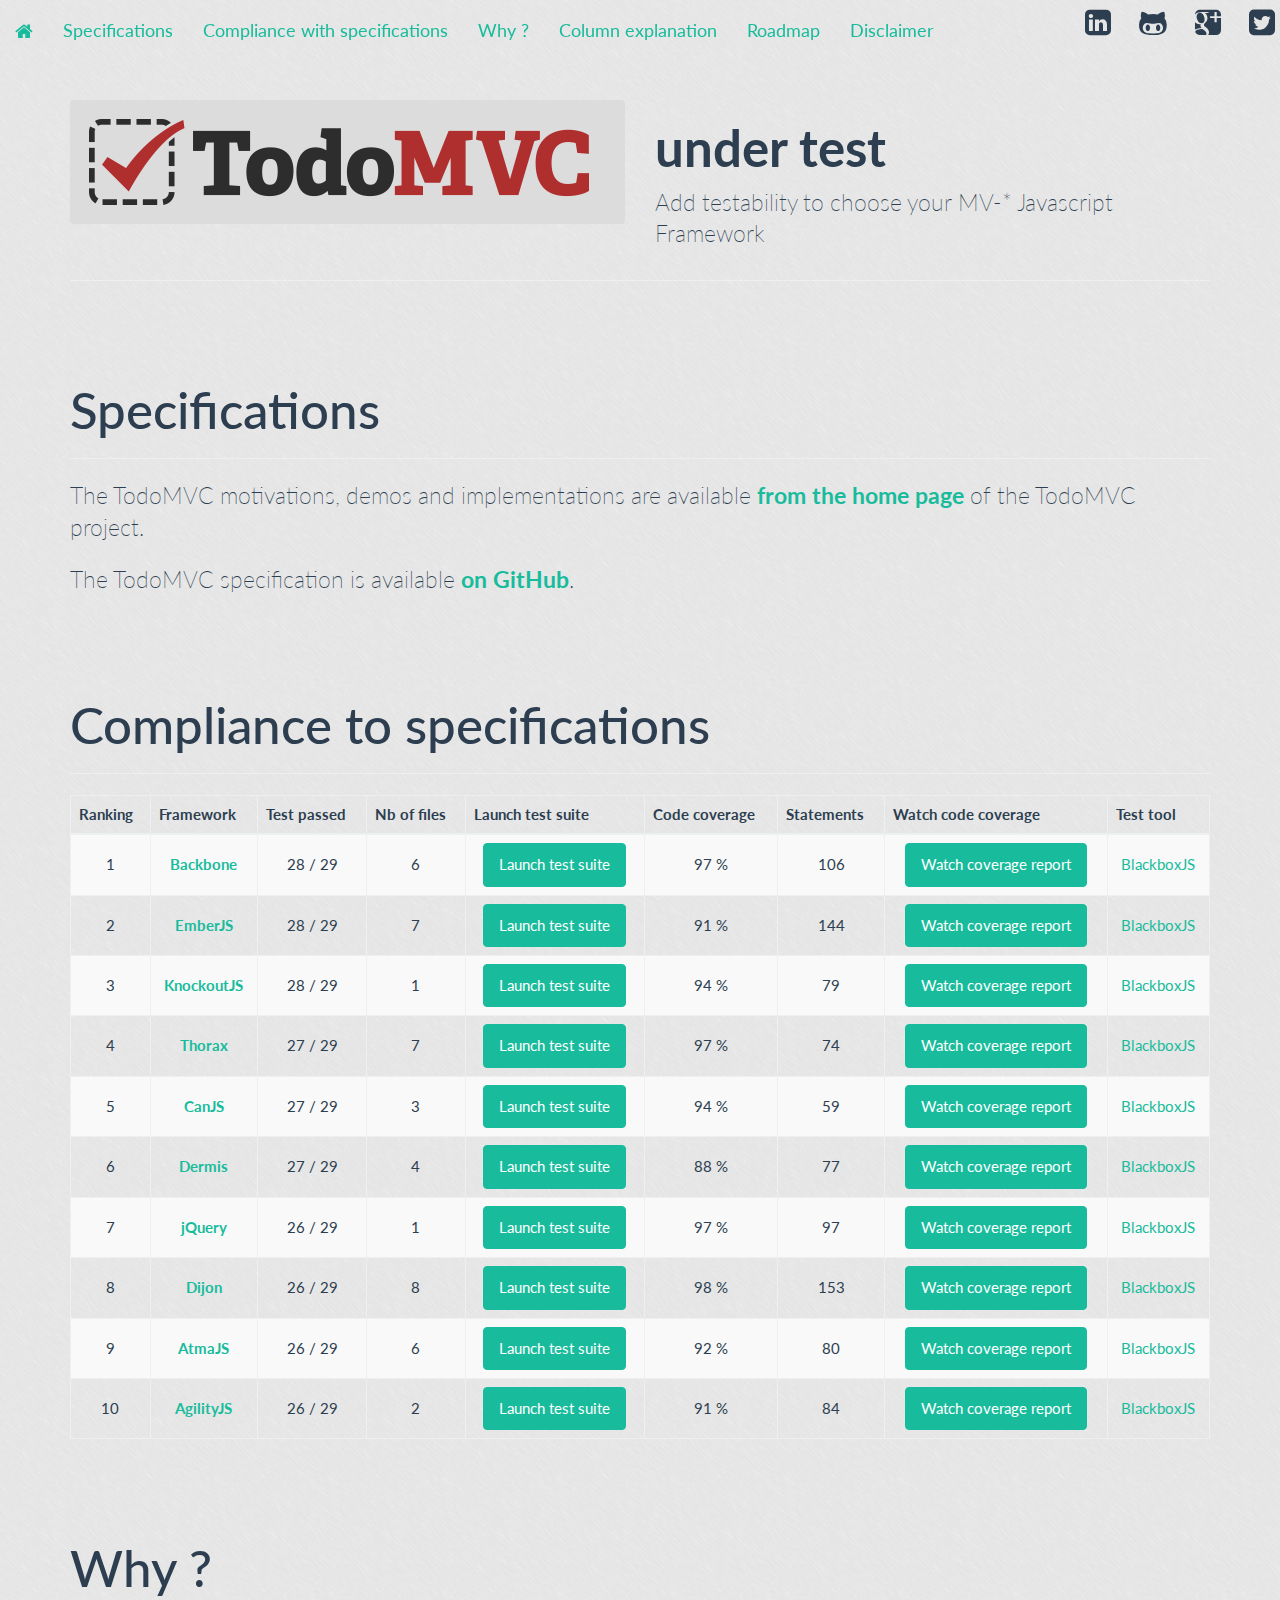
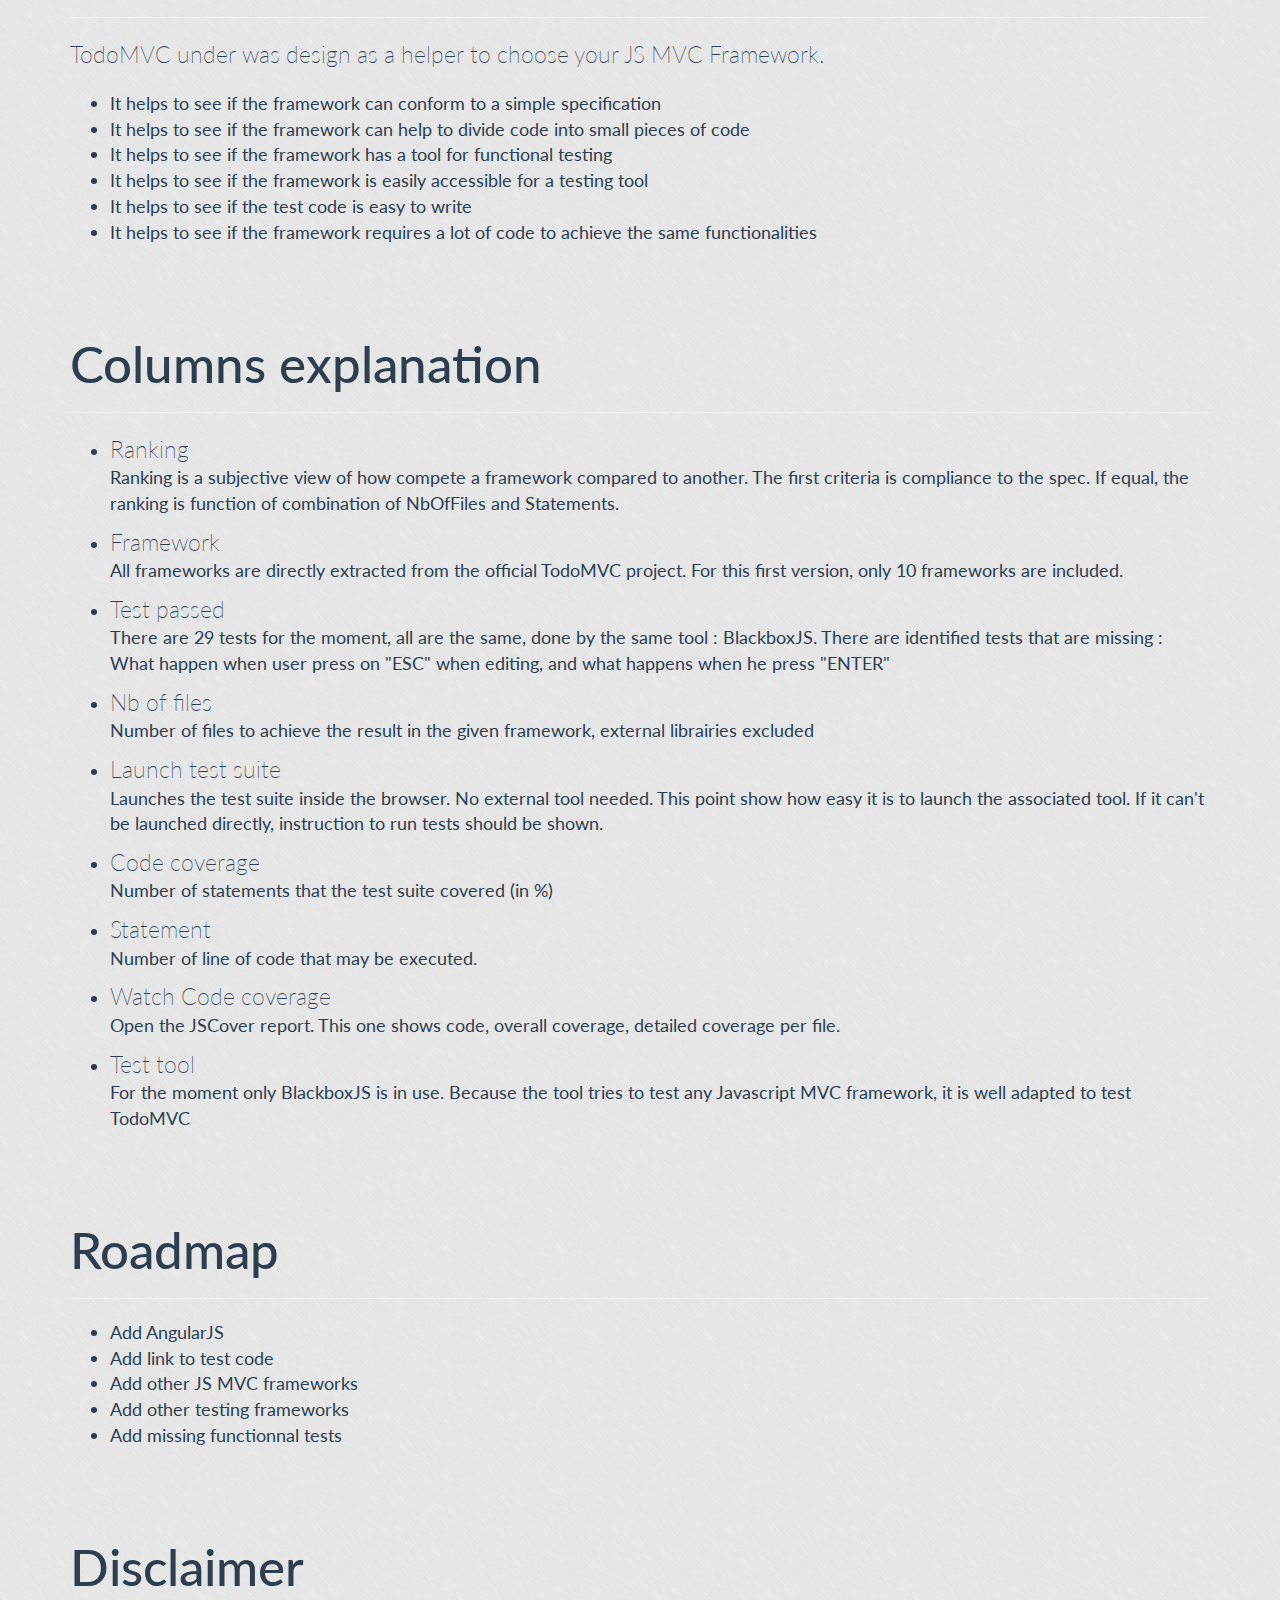
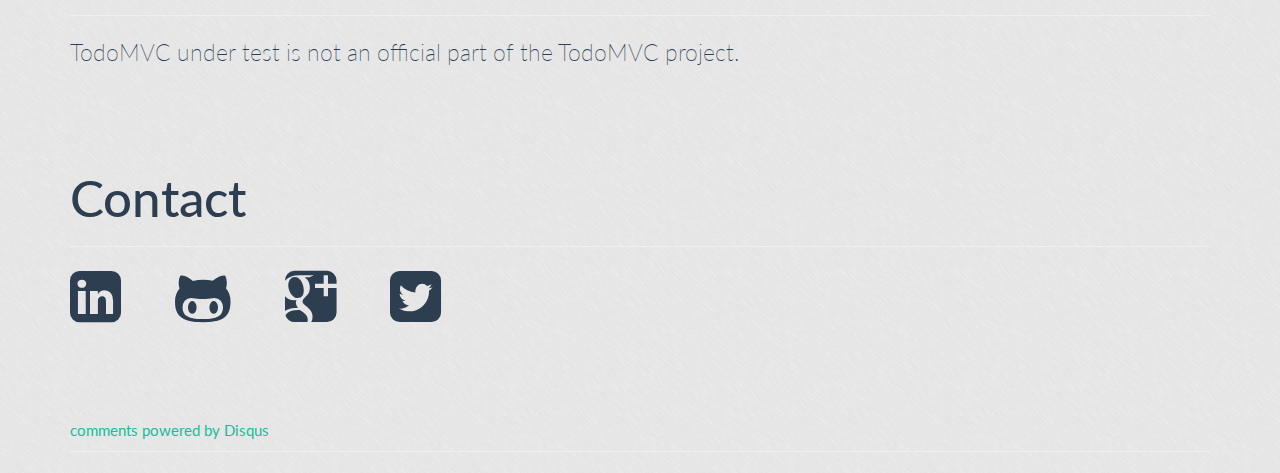
<file: index.html>
<!DOCTYPE html>
<!-- saved from url=(0028)http://bootswatch.com/slate/ -->
<html lang="en"><head><meta http-equiv="Content-Type" content="text/html; charset=UTF-8">
    <title>TodoMVC under test</title>
    <meta name="viewport" content="width=device-width, initial-scale=1.0">
    <meta charset="utf-8">
    <link rel="stylesheet" href="./css/bootstrap.slate.min.css" media="screen">
    <link rel="stylesheet" href="./css/main.css">
    <link rel="stylesheet" href="./css/font-awesome-4.0.3/css/font-awesome.min.css">
   <!-- <link rel="stylesheet" href="./css/bootswatch.min.css">-->

    <!-- HTML5 shim and Respond.js IE8 support of HTML5 elements and media queries -->
    <!--[if lt IE 9]>
      <script src="../bower_components/html5shiv/dist/html5shiv.js"></script>
      <script src="../bower_components/respond/dest/respond.min.js"></script>
    <![endif]-->

  </head>
  <body style="">

  <nav class="navbar navbar-fixed-top" role="navigation">
      <!-- Brand and toggle get grouped for better mobile display -->
      <div class="navbar-header">
          <button type="button" class="navbar-toggle" data-toggle="collapse" data-target="#bs-example-navbar-collapse-1">
              <span class="sr-only">Toggle navigation</span>
              <span class="icon-bar"></span>
              <span class="icon-bar"></span>
              <span class="icon-bar"></span>
              <span class="icon-bar"></span>
              <span class="icon-bar"></span>
          </button>
          <a class="navbar-brand" href="#" style="font-weight: bold"><i class="fa fa-home"></i></a>
      </div>

      <!-- Collect the nav links, forms, and other content for toggling -->
      <div class="collapse navbar-collapse" id="bs-example-navbar-collapse-1">
          <ul class="nav navbar-nav">
              <li><a href="#specifications">Specifications</a></li>
              <li><a href="#compliancetospecifications">Compliance with specifications</a></li>
              <li><a href="#why">Why ?</a></li>
              <li><a href="#columnexplanation">Column explanation</a></li>
              <li><a href="#roadmap">Roadmap</a></li>
              <li><a href="#disclaimer">Disclaimer</a></li>
          </ul>
          <ul class="nav navbar-nav navbar-right">
              <li class="licontact">
                  <i class="fa fa-linkedin-square" onclick="window.location.href='http://fr.linkedin.com/pub/david-boureau/87/872/2a4'"></i>
                  <i class="fa fa-github-alt" onclick="window.location.href='https://github.com/davidb583/todomvc-under-test'"></i>
                  <i class="fa fa-google-plus-square" onclick="window.location.href='http://plus.google.com/107781883260258292835'"></i>
                  <i class="fa fa-twitter-square" onclick="window.location.href='https://twitter.com/davidb583'"></i>
              </li>

          </ul>
      </div><!-- /.navbar-collapse -->
  </nav>


    <div class="container">

      <div class="page-header" id="banner">
        <div class="row" style="margin-top: 100px;">
            <div class="col-lg-6">
                <div class="bsa well" style="background-color: gainsboro">
                    <div id="logo_todomvc" class="logo_todomvc" ><a href="http://todomvc.com"><img class="logo" src="img/logo.png" width="500" height="86" alt="TodoMVC"></a></div>
                </div>
            </div>
            <div class="col-lg-6">
            <h1 id="undertest"><strong>under test</strong> </h1>
            <p class="lead">Add testability to choose your MV-* Javascript Framework</p>
          </div>

        </div>
      </div>
        <div id="specifications"></div>
        <div class="bs-docs-section">
            <div class="row">
                <div class="col-lg-12">
                    <div class="page-header">
                        <h1 id="se">Specifications</h1>
                    </div>
                </div>
            </div>

            <!-- Headings -->
            <div class="row">
                <div class="col-lg-12">
                    <p class="lead">The TodoMVC motivations, demos and implementations are available <a href="http://todomvc.com/" style="font-weight: bold">from the home page</a> of the TodoMVC project.</p>
                    <p class="lead">The TodoMVC specification is available <a href="https://github.com/tastejs/todomvc/blob/gh-pages/app-spec.md" style="font-weight: bold">on GitHub</a>.</p>
                </div>
            </div>
        </div>

      <!-- Tables
      ================================================== -->
      <div class="bs-docs-section">

        <div class="row">
          <div class="col-lg-12">
              <div id="compliancetospecifications"></div>
            <div class="page-header">
              <h1 id="tables">Compliance to specifications</h1>
            </div>

            <div class="bs-example table-responsive">
              <table class="table table-striped table-bordered table-hover">
                  <thead>
                  <tr>
                      <th>Ranking</th>
                      <th>Framework</th>
                      <th>Test passed</th>
                      <th>Nb of files</th>
                      <th>Launch test suite</th>
                      <th>Code coverage</th>
                      <th>Statements</th>
                      <th>Watch code coverage</th>
                      <th>Test tool</th>
                  </tr>
                  </thead>
                  <tbody>
                  <tr>
                      <td style="vertical-align: middle">1</td>
                      <td style="vertical-align: middle; font-weight: bold"><a href="http://backbonejs.org/">Backbone</a></td>
                      <td style="vertical-align: middle">28 / 29</td>
                      <td style="vertical-align: middle"> 6</td>
                      <td style="vertical-align: middle"><button type="button" class="btn btn-success" onclick="localStorage.clear();window.location.href='/tests/root/test/e2e.html?fw=backbone'">Launch test suite</button></td>
                      <td style="vertical-align: middle">97 %</td>
                      <td style="vertical-align: middle">106</td>
                      <td style="vertical-align: middle"><button type="button" class="btn btn-success" onclick="window.location.href='/coverage/coveragebackbone/jscoverage.html'">Watch coverage report</button></td>
                      <td style="vertical-align: middle"><a href="https://github.com/davidb583/BlackboxJS">BlackboxJS</a></td>
                  </tr>
                  <tr>
                      <td style="vertical-align: middle">2</td>
                      <td style="vertical-align: middle; font-weight: bold"><a href="http://emberjs.com/">EmberJS</a></td>
                      <td style="vertical-align: middle">28 / 29</td>
                      <td style="vertical-align: middle"> 7</td>
                      <td style="vertical-align: middle"><button type="button" class="btn btn-success" onclick="localStorage.clear();window.location.href='/tests/root/test/e2e.html?fw=emberjs'">Launch test suite</button></td>
                      <td style="vertical-align: middle">91 %</td>
                      <td style="vertical-align: middle">144</td>
                      <td style="vertical-align: middle"><button type="button" class="btn btn-success" onclick="window.location.href='/coverage/coverageember/jscoverage.html'">Watch coverage report</button></td>
                      <td style="vertical-align: middle"><a href="https://github.com/davidb583/BlackboxJS">BlackboxJS</a></td>
                  </tr>
                  <tr>
                      <td style="vertical-align: middle">3</td>
                      <td style="vertical-align: middle; font-weight: bold"><a href="http://knockoutjs.com/">KnockoutJS</a></td>
                      <td style="vertical-align: middle">28 / 29</td>
                      <td style="vertical-align: middle"> 1</td>
                      <td style="vertical-align: middle"><button type="button" class="btn btn-success" onclick="localStorage.clear();window.location.href='/tests/root/test/e2e.html?fw=knockoutjs'">Launch test suite</button></td>
                      <td style="vertical-align: middle">94 %</td>
                      <td style="vertical-align: middle">79</td>
                      <td style="vertical-align: middle"><button type="button" class="btn btn-success" onclick="window.location.href='/coverage/coverageknockout/jscoverage.html'">Watch coverage report</button></td>
                      <td style="vertical-align: middle"><a href="https://github.com/davidb583/BlackboxJS">BlackboxJS</a></td>
                  </tr>

                  <tr>
                      <td style="vertical-align: middle">4</td>
                      <td style="vertical-align: middle; font-weight: bold"><a href="http://thoraxjs.org/">Thorax</a></td>
                      <td style="vertical-align: middle">27 / 29</td>
                      <td style="vertical-align: middle">7</td>
                      <td style="vertical-align: middle"><button type="button" class="btn btn-success" onclick="localStorage.clear();window.location.href='/tests/root/test/e2e.html?fw=thorax'">Launch test suite</button></td>
                      <td style="vertical-align: middle">97 %</td>
                      <td style="vertical-align: middle">74</td>
                      <td style="vertical-align: middle"><button type="button" class="btn btn-success" onclick="window.location.href='/coverage/coveragethorax/jscoverage.html'">Watch coverage report</button></td>
                      <td style="vertical-align: middle"><a href="https://github.com/davidb583/BlackboxJS">BlackboxJS</a></td>
                  </tr>
                  <tr>
                      <td style="vertical-align: middle">5</td>
                      <td style="vertical-align: middle; font-weight: bold"><a href="http://canjs.com/">CanJS</a></td>
                      <td style="vertical-align: middle">27 / 29</td>
                      <td style="vertical-align: middle"> 3</td>
                      <td style="vertical-align: middle"><button type="button" class="btn btn-success" onclick="localStorage.clear();window.location.href='/tests/root/test/e2e.html?fw=canjs'">Launch test suite</button></td>
                      <td style="vertical-align: middle">94 %</td>
                      <td style="vertical-align: middle">59</td>
                      <td style="vertical-align: middle"><button type="button" class="btn btn-success" onclick="window.location.href='/coverage/coveragecanjs/jscoverage.html'">Watch coverage report</button></td>
                      <td style="vertical-align: middle"><a href="https://github.com/davidb583/BlackboxJS">BlackboxJS</a></td>
                  </tr>
                  <tr>
                      <td style="vertical-align: middle">6</td>
                      <td style="vertical-align: middle; font-weight: bold"><a href="https://github.com/wearefractal/dermis">Dermis</a></td>
                      <td style="vertical-align: middle">27 / 29</td>
                      <td style="vertical-align: middle"> 4</td>
                      <td style="vertical-align: middle"><button type="button" class="btn btn-success" onclick="localStorage.clear();window.location.href='/tests/root/test/e2e.html?fw=dermis'">Launch test suite</button></td>
                      <td style="vertical-align: middle">88 %</td>
                      <td style="vertical-align: middle">77</td>
                      <td style="vertical-align: middle"><button type="button" class="btn btn-success" onclick="window.location.href='/coverage/coveragedermis/jscoverage.html'">Watch coverage report</button></td>
                      <td style="vertical-align: middle"><a href="https://github.com/davidb583/BlackboxJS">BlackboxJS</a></td>
                  </tr>
                  <tr>
                      <td style="vertical-align: middle">7</td>
                      <td style="vertical-align: middle; font-weight: bold"><a href="http://jquery.com/">jQuery</a></td>
                      <td style="vertical-align: middle">26 / 29</td>
                      <td style="vertical-align: middle"> 1</td>
                      <td style="vertical-align: middle"><button type="button" class="btn btn-success" onclick="localStorage.clear();window.location.href='/tests/root/test/e2e.html?fw=jquery'">Launch test suite</button></td>
                      <td style="vertical-align: middle">97 %</td>
                      <td style="vertical-align: middle">97</td>
                      <td style="vertical-align: middle"><button type="button" class="btn btn-success" onclick="window.location.href='/coverage/coveragejquery/jscoverage.html'">Watch coverage report</button></td>
                      <td style="vertical-align: middle"><a href="https://github.com/davidb583/BlackboxJS">BlackboxJS</a></td>
                  </tr>
                  <tr>
                      <td style="vertical-align: middle">8</td>
                      <td style="vertical-align: middle; font-weight: bold"><a href="https://github.com/creynders/dijon">Dijon</a></td>
                      <td style="vertical-align: middle">26 / 29</td>
                      <td style="vertical-align: middle"> 8 </td>
                      <td style="vertical-align: middle"><button type="button" class="btn btn-success" onclick="localStorage.clear();window.location.href='/tests/root/test/e2e.html?fw=dijon'">Launch test suite</button></td>
                      <td style="vertical-align: middle">98 %</td>
                      <td style="vertical-align: middle">153</td>
                      <td style="vertical-align: middle"><button type="button" class="btn btn-success" onclick="window.location.href='/coverage/coveragedijon/jscoverage.html'">Watch coverage report</button></td>
                      <td style="vertical-align: middle"><a href="https://github.com/davidb583/BlackboxJS">BlackboxJS</a></td>
                  </tr>

                  <tr>
                      <td style="vertical-align: middle">9</td>
                      <td style="vertical-align: middle; font-weight: bold"><a href="http://atmajs.com/">AtmaJS</a></td>
                      <td style="vertical-align: middle">26 / 29</td>
                      <td style="vertical-align: middle">6</td>
                      <td style="vertical-align: middle"><button type="button" class="btn btn-success" onclick="localStorage.clear();window.location.href='/tests/root/test/e2e.html?fw=atmajs'">Launch test suite</button></td>
                      <td style="vertical-align: middle">92 %</td>
                      <td style="vertical-align: middle">80</td>
                      <td style="vertical-align: middle"><button type="button" class="btn btn-success" onclick="window.location.href='/coverage/coverageatmajs/jscoverage.html'">Watch coverage report</button></td>
                      <td style="vertical-align: middle"><a href="https://github.com/davidb583/BlackboxJS">BlackboxJS</a></td>
                  </tr>
                  <tr>
                      <td style="vertical-align: middle">10</td>
                      <td style="vertical-align: middle; font-weight: bold"><a href="http://agilityjs.com/">AgilityJS</a></td>
                      <td style="vertical-align: middle">26 / 29</td>
                      <td style="vertical-align: middle">2</td>
                      <td style="vertical-align: middle"><button type="button" class="btn btn-success" onclick="localStorage.clear();window.location.href='/tests/root/test/e2e.html?fw=agilityjs'">Launch test suite</button></td>
                      <td style="vertical-align: middle">91 %</td>
                      <td style="vertical-align: middle">84</td>
                      <td style="vertical-align: middle"><button type="button" class="btn btn-success" onclick="window.location.href='/coverage/coverageagility/jscoverage.html'">Watch coverage report</button></td>
                      <td style="vertical-align: middle"><a href="https://github.com/davidb583/BlackboxJS">BlackboxJS</a></td>
                  </tr>
                  </tbody>
              </table>
            </div><!-- /example -->
          </div>
        </div>
      </div>
      <div class="bs-docs-section">
          <div class="row">
              <div class="col-lg-12">
                  <div id="why"></div>
                  <div class="page-header">
                      <h1 id="motivation">Why ?</h1>
                  </div>
              </div>
          </div>

          <!-- Headings -->
          <div class="row">
              <div class="col-lg-12">
                  <p class="lead">TodoMVC under was design as a helper to choose your JS MVC Framework.</p>
                  <ul>
                      <li>It helps to see if the framework can conform to a simple specification</li>
                      <li>It helps to see if the framework can help to divide code into small pieces of code</li>
                      <li>It helps to see if the framework has a tool for functional testing</li>
                      <li>It helps to see if the framework is easily accessible for a testing tool</li>
                      <li>It helps to see if the test code is easy to write</li>
                      <li>It helps to see if the framework requires a lot of code to achieve the same functionalities</li>
                  </ul>
              </div>
          </div>
      </div>

      <div class="bs-docs-section">
          <div class="row">
              <div class="col-lg-12">
                  <div id="columnexplanation"></div>
                  <div class="page-header">
                      <h1 id="columns">Columns explanation</h1>
                  </div>
              </div>
          </div>

          <!-- Headings -->
          <div class="row">
              <div class="col-lg-12 columnexplanation">
                  <ul>
                      <li><p class="lead">Ranking</p> Ranking is a subjective view of how compete a framework compared to another. The first criteria is compliance to the spec. If equal, the ranking is function of combination of NbOfFiles and Statements. </li>
                      <li><p class="lead">Framework</p> All frameworks are directly extracted from the official TodoMVC project. For this first version, only 10 frameworks are included.</li>
                      <li><p class="lead">Test passed</p> There are 29 tests for the moment, all are the same, done by the same tool : BlackboxJS. There are identified tests that are missing : What happen when user press on "ESC" when editing, and what happens when he press "ENTER"</li>
                      <li><p class="lead">Nb of files</p> Number of files to achieve the result in the given framework, external librairies excluded</li>
                      <li><p class="lead">Launch test suite</p> Launches the test suite inside the browser. No external tool needed. This point show how easy it is to launch the associated tool. If it can't be launched directly, instruction to run tests should be shown.</li>
                      <li><p class="lead">Code coverage</p>Number of statements that the test suite covered (in %) </li>
                      <li><p class="lead">Statement</p>Number of line of code that may be executed.</li>
                      <li><p class="lead">Watch Code coverage</p>Open the JSCover report. This one shows code, overall coverage, detailed coverage per file. </li>
                      <li><p class="lead">Test tool</p> For the moment only BlackboxJS is in use. Because the tool tries to test any Javascript MVC framework, it is well adapted to test TodoMVC</li>
                  </ul>
              </div>
          </div>
      </div>
      <div class="bs-docs-section">
          <div class="row">
              <div class="col-lg-12">
                  <div id="roadmap"></div>
                  <div class="page-header">
                      <h1 id="rmp">Roadmap</h1>
                  </div>
              </div>
          </div>

          <!-- Headings -->
          <div class="row">
              <div class="col-lg-12">
                  <ul>
                      <li>Add AngularJS </li>
                      <li>Add link to test code </li>
                      <li>Add other JS MVC frameworks</li>
                      <li>Add other testing frameworks</li>
                      <li>Add missing functionnal tests </li>
                  </ul>
              </div>
          </div>
      </div>
      <div class="bs-docs-section">
          <div class="row">
              <div class="col-lg-12">
                  <div id="disclaimer"></div>
                  <div class="page-header">
                      <h1 id="disc">Disclaimer</h1>
                  </div>
              </div>
          </div>

          <!-- Headings -->
          <div class="row">
              <div class="col-lg-12">
                  <p class="lead">TodoMVC under test is not an official part of the TodoMVC project.</p>
              </div>
          </div>
      </div>
      <div class="bs-docs-section">
          <div class="row">
              <div class="col-lg-12">
                  <div class="page-header">
                      <h1 id="contact">Contact</h1>
                  </div>
              </div>
          </div>

          <!-- Headings -->
          <div class="row">
              <div class="col-lg-12 contact">
                  <i class="fa fa-linkedin-square" onclick="window.location.href='http://fr.linkedin.com/pub/david-boureau/87/872/2a4'"></i>
                  <i class="fa fa-github-alt" onclick="window.location.href='https://github.com/davidb583/todomvc-under-test'"></i>
                  <i class="fa fa-google-plus-square" onclick="window.location.href='http://plus.google.com/107781883260258292835'"></i>
                  <i class="fa fa-twitter-square" onclick="window.location.href='https://twitter.com/davidb583'"></i>              </div>
          </div>
      </div>
      <div class="bs-docs-section">
          <div class="row">
              <div class="col-lg-12">
                  <div class="page-header">
                      <div id="disqus_thread"></div>
                      <script type="text/javascript">
                          /* * * CONFIGURATION VARIABLES: EDIT BEFORE PASTING INTO YOUR WEBPAGE * * */
                          var disqus_shortname = 'todomvcundertestcom';

                          /* * * DON'T EDIT BELOW THIS LINE * * */
                          (function() {
                              var dsq = document.createElement('script'); dsq.type = 'text/javascript'; dsq.async = true;
                              dsq.src = '//' + disqus_shortname + '.disqus.com/embed.js';
                              (document.getElementsByTagName('head')[0] || document.getElementsByTagName('body')[0]).appendChild(dsq);
                          })();
                      </script>
                      <noscript>Please enable JavaScript to view the <a href="http://disqus.com/?ref_noscript">comments powered by Disqus.</a></noscript>
                      <a href="http://disqus.com" class="dsq-brlink">comments powered by <span class="logo-disqus">Disqus</span></a>

                  </div>
              </div>
          </div>
      </div>
    </div>



    </div>


    <script src="./lib/jquery-1.10.2.min.js"></script>
    <script src="./lib/bootstrap.min.js"></script>
    <script src="./lib/bootswatch.js"></script>
<script>
  (function(i,s,o,g,r,a,m){i['GoogleAnalyticsObject']=r;i[r]=i[r]||function(){
  (i[r].q=i[r].q||[]).push(arguments)},i[r].l=1*new Date();a=s.createElement(o),
  m=s.getElementsByTagName(o)[0];a.async=1;a.src=g;m.parentNode.insertBefore(a,m)
  })(window,document,'script','//www.google-analytics.com/analytics.js','ga');

  ga('create', 'UA-47336563-2', 'todomvc-under-test.com');
  ga('send', 'pageview');

</script>

  </body></html>
</file>
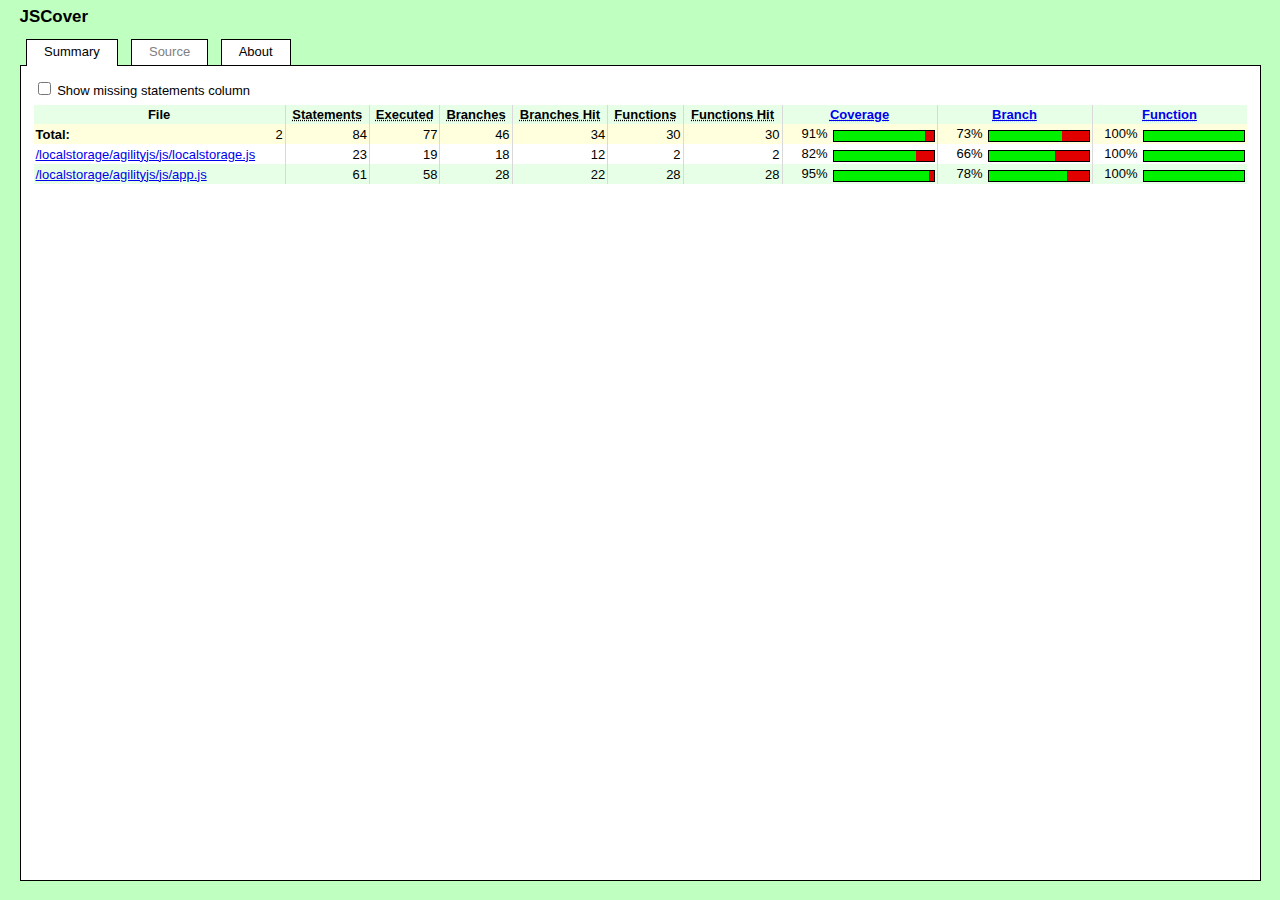
<file: coverage/coverageagility/jscoverage.html>
<!DOCTYPE html>
<!--
    jscoverage.html - code coverage for JavaScript
    Copyright (C) 2007, 2008, 2009, 2010 siliconforks.com

    This program is free software; you can redistribute it and/or modify
    it under the terms of the GNU General Public License as published by
    the Free Software Foundation; either version 2 of the License, or
    (at your option) any later version.

    This program is distributed in the hope that it will be useful,
    but WITHOUT ANY WARRANTY; without even the implied warranty of
    MERCHANTABILITY or FITNESS FOR A PARTICULAR PURPOSE.  See the
    GNU General Public License for more details.

    You should have received a copy of the GNU General Public License along
    with this program; if not, write to the Free Software Foundation, Inc.,
    51 Franklin Street, Fifth Floor, Boston, MA 02110-1301 USA.
-->

<html>
<head>
<meta http-equiv="X-UA-Compatible" content="IE=EmulateIE7"/>
<title>JSCover</title>
<link rel="stylesheet" type="text/css" href="jscoverage-highlight.css"/>
<link rel="stylesheet" type="text/css" href="jscoverage.css"/>
<!--[if IE]>
<link rel="stylesheet" type="text/css" href="jscoverage-ie.css"/>
<![endif]-->
<script type="text/javascript" src="jscoverage.js"></script>
</head>

<body onload="jscoverage_body_load();" onresize="jscoverage_body_resize();">
<div id="mainDiv">
<div id="headingDiv">
<h1>JSCover</h1>
<div class="ProgressBar" id="progressBar"><span class="ProgressPercentage"></span><div class="ProgressGraph"><div class="ProgressCovered"></div></div></div>
<span id="progressLabel"></span>
</div>

<div id="tabs" class="Tabs">
  <div id="browserTab"><img src="jscoverage-throbber.gif" alt=""/> Browser <img src="jscoverage-throbber.gif" alt=""/></div>
  <div id="summaryTab"><img id="summaryThrobber" src="jscoverage-throbber.gif" alt=""/> Summary <img src="jscoverage-throbber.gif" alt=""/></div>
  <div id="sourceTab" class="disabled"><img src="jscoverage-throbber.gif" alt=""/> Source <img src="jscoverage-throbber.gif" alt=""/></div>
  <div id="storeTab"><img id="storeThrobber" src="jscoverage-throbber.gif" alt=""/> Store <img src="jscoverage-throbber.gif" alt=""/></div>
  <div id="aboutTab"><img src="jscoverage-throbber.gif" alt=""/> About <img src="jscoverage-throbber.gif" alt=""/></div>
</div>
<div id="tabPages" class="TabPages">
  <div class="TabPage" id="browserTabPage">
    <div id="locationDiv">
    URL: <input id="location" type="text" size="70" onkeypress="jscoverage_input_keypress(event)">
    <button id="openInFrameButton" onclick="jscoverage_openInFrameButton_click();" title="open URL in the iframe below [Enter]">Open in frame</button>
    <button id="openInWindowButton" onclick="jscoverage_openInWindowButton_click();" title="open URL in a new window (or tab) [Shift+Enter]">Open in window</button>
    </div>
    <div id="iframeDiv">
    <iframe id="browserIframe" name="browserIframe" onload="jscoverage_browser_load();"></iframe>
    </div>
  </div>
  <div class="TabPage">
    <input type="checkbox" id="checkbox" onclick="return jscoverage_checkbox_click();"/> <label for="checkbox">Show missing statements column</label>
    <div id="summaryDiv">
    <div id="summaryErrorDiv"></div>
    <table id="summaryTable">
    <thead>
    <tr id="headerRow">
    <th class="leftColumn">File</th>
    <th><abbr title="The total number of executable statements">Statements</abbr></th>
    <th><abbr title="The number of statements actually executed">Executed</abbr></th>
    <th><abbr title="The total number of branches">Branches</abbr></th>
    <th><abbr title="The number of branches covered">Branches Hit</abbr></th>
    <th><abbr title="The total number of functions">Functions</abbr></th>
    <th><abbr title="The number of functions covered">Functions Hit</abbr></th>
    <th><a href="javascript:jscoverage_recalculateSummaryTabBy('Coverage')"><abbr title="Number of executed statements as a percentage of total number of statements">Coverage</abbr></a></th>
    <th><a href="javascript:jscoverage_recalculateSummaryTabBy('Branch')"><abbr title="Number of executed branch paths as a percentage of total number of branch paths">Branch</abbr></a></th>
    <th><a href="javascript:jscoverage_recalculateSummaryTabBy('Function')"><abbr title="Number of executed functions as a percentage of total number of functions">Function</abbr></a></th>
    </tr>
    <tr id="summaryTotals">
        <td class="leftColumn">
            <span class="title">Total:</span>
            <span>0</span>
        </td>
        <td class="numeric">0</td>
        <td class="numeric">0</td>
        <td class="numeric">0</td>
        <td class="numeric">0</td>
        <td class="numeric">0</td>
        <td class="numeric">0</td>
        <td class="coverage">
            <div class="pctGraph">
                <div class="covered"></div>
            </div>
            <span id="summaryTotal" class="pct">0%</span>
        </td>
        <td class="coverage">
            <div class="pctGraph">
                <div class="covered"></div>
            </div>
            <span id="branchSummaryTotal" class="pct">0%</span>
        </td>
        <td class="coverage">
            <div class="pctGraph">
                <div class="covered"></div>
            </div>
            <span id="functionSummaryTotal" class="pct">0%</span>
        </td>
    </tr>

    </thead>
    <tbody id="summaryTbody">

    <!--
    <tr>
    <td>0</td>
    <td>0</td>
    <td>0</td>
    <td>0%</td>
    <td>0</td>
    </tr>
    -->

    </tbody>
    </table>
    </div>
  </div>
  <div class="TabPage">
    <div id="fileDiv"></div>
    <div id="sourceDiv"></div>
  </div>
  <div class="TabPage" id="storeTabPage">
    <button id="storeButton" onclick="jscoverage_storeButton_click();">Store Report</button>
      <button id="stopButton" onclick="jscoverage_stopButton_click();">Stop Server</button>
    <img id="storeImg" src="jscoverage-throbber.gif" alt="loading..."/>
    <div id="storeDiv"> </div>
  </div>
  <div class="TabPage">
    <p>
    This is version 1.0.6 of JSCover, a program that calculates code
    coverage statistics for JavaScript.
    </p>
    <p>
    See <a href="http://tntim96.github.com/JSCover">http://tntim96.github.com/JSCover</a> for more information.
    </p>
    <p>
    Copyright &copy; 2007, 2008, 2009, 2010 siliconforks.com - 2012, 2013 tntim96
    </p>
  </div>
</div>
</div>
</body>
</html>
</file>
<file: css/main.css>
h1 {
    font-size: 51px;
}

td {
    text-align: center;
    font-size: 15px;
}

.columnexplanation p {
    margin-bottom: 0px;
}
.columnexplanation li {
    margin-bottom: 10px;
}

.contact i {
    font-size: 4em;
    margin-right: 50px;
    margin-bottom: 50px;
}

.page-header h1 {
    margin-top: 80px;
}

#undertest {
    margin-top: 20px;
}

.licontact {
    font-size: 2em;
}
.licontact i {
    margin-right: 20px;
}

.licontact a {
     border: 0;
}
 li {
     font-size: 18px;
 }

 i {
     cursor: pointer;
     cursor: hand;
 }
 
 body {
     background-color: transparent;
     background-image: url("../img/brushed.png");
     background-repeat: repeat;
 }
</file>
<file: coverage/coverageagility/jscoverage-highlight.css>
/*
    jscoverage-highlight.css - JSCoverage syntax highlighting style sheet
    Copyright (C) 2008, 2009, 2010 siliconforks.com

    This program is free software; you can redistribute it and/or modify
    it under the terms of the GNU General Public License as published by
    the Free Software Foundation; either version 2 of the License, or
    (at your option) any later version.

    This program is distributed in the hope that it will be useful,
    but WITHOUT ANY WARRANTY; without even the implied warranty of
    MERCHANTABILITY or FITNESS FOR A PARTICULAR PURPOSE.  See the
    GNU General Public License for more details.

    You should have received a copy of the GNU General Public License along
    with this program; if not, write to the Free Software Foundation, Inc.,
    51 Franklin Street, Fifth Floor, Boston, MA 02110-1301 USA.
*/

/* keyword, type, symbol, cbracket */
#sourceTable .k {
  font-weight: bold;
}

/* string, regexp, number */
#sourceTable .s {
  color: #006400;
}

/* specialchar */
#sourceTable .t {
  color: #2e8b57;
}

/* comment */
#sourceTable .c {
  font-style: italic;
}
</file>
<file: coverage/coverageagility/jscoverage.css>
/*
    jscoverage.css - code coverage for JavaScript
    Copyright (C) 2007, 2008, 2009, 2010 siliconforks.com

    This program is free software; you can redistribute it and/or modify
    it under the terms of the GNU General Public License as published by
    the Free Software Foundation; either version 2 of the License, or
    (at your option) any later version.

    This program is distributed in the hope that it will be useful,
    but WITHOUT ANY WARRANTY; without even the implied warranty of
    MERCHANTABILITY or FITNESS FOR A PARTICULAR PURPOSE.  See the
    GNU General Public License for more details.

    You should have received a copy of the GNU General Public License along
    with this program; if not, write to the Free Software Foundation, Inc.,
    51 Franklin Street, Fifth Floor, Boston, MA 02110-1301 USA.
*/

body {
  background-color: #bfffbf;
  font-family: sans-serif;
  font-size: 100%;
  margin: 0;
}

#mainDiv {
  font-size: 0.8125em;
}

#headingDiv {
  position: absolute;
  top: 0.5em;
  left: 1.5em;
  right: 1.5em;
  bottom: 0;
  line-height: 1.5em;
}

h1 {
  float: left;
  margin: 0;
  padding-bottom: 0.5em;
  font-size: 1.3em;
}

.ProgressBar {
  float: left;
  visibility: hidden;
}

.ProgressPercentage {
  display: block;
  float: left;
  width: 5em;
  text-align: right;
}

.ProgressGraph {
  float: left;
  width: 100px;
  height: 10px;
  border: 1px solid black;
  margin-top: 0.3em;
  background-color: #d4d0c8;
  overflow: hidden;
}

.ProgressCovered {
  /* windows system color ActiveCaption or Highlight */
  background-color: #0a246a;
  width: 0;
  height: 10px;
  overflow: hidden;
}

#progressLabel {
  display: block;
  float: left;
  padding-left: 0.3em;
}

/*******************************************************************************
browser tab
*/

input#location, button {
  border: 1px solid black;
  margin-left: 1px;
  margin-right: 1px;
}

#iframeDiv {
  position: absolute;
  top: 3.5em;
  left: 1em;
  right: 1em;
  bottom: 1em;
}

iframe {
  width: 100%;
  height: 100%;
}

/*******************************************************************************
summary tab
*/

#summaryDiv {
  position: absolute;
  top: 3em;
  left: 1em;
  right: 1em;
  bottom: 1em;
  overflow: auto;
}

table#summaryTable {
  width: 100%;
  margin-left: 0px;
  margin-right: 0px;
  border-collapse: collapse;
  font-size: small;
}

table#summaryTable th, table#summaryTable td {
  border-left: 1px solid #d9d9d9;
}

table#summaryTable th.leftColumn, table#summaryTable td.leftColumn {
  border-left-width: 0px;
}

table#summaryTable th, table#summaryTable td {
  padding: 2px;
}

th {
  background-color: #e6ffe6;
}

td.numeric {
  text-align: right;
}

abbr {
  cursor: help;
}

tr#summaryTotals td.leftColumn span {
    float: right;
}
tr#summaryTotals td.leftColumn span.title {
    float: left;
    font-weight: bold;
}
tr#summaryTotals td {
    background-color: #ffd;
}
td.coverage {
    width: 150px;
}
td.coverage span {
    float: right;
    margin-right: 5px;
}
.pctGraph {
    width: 100px;
    height: 10px;
    float: right;
    border: 1px solid #000;
    background-color: #e00000;
    overflow: hidden;
    margin-top: 4px;
}
.pctGraph .covered {
    background-color: #00f000;
    width: 0;
    height: 10px;
}
.pctGraph .skipped {
    background-color: #d4d0c8;
    width: 100px;
    height: 10px;
}
tbody#summaryTbody tr.even td {
    background-color: #e6ffe6;
}

/*******************************************************************************
source tab
*/

#fileDiv {
  font-size: large;
  font-weight: bold;
}

#sourceDiv {
  position: absolute;
  top: 3em;
  left: 1em;
  right: 1em;
  bottom: 1em;
  overflow: auto;
}

table#sourceTable {
  border: 0px;
  border-collapse: collapse;
  font-size: small;
}

/*
IE default behavior is to make <pre> smaller than surrounding text.  Because
the table already has font-size small, this would make the font-size within the
<pre> x-small.  So we don't rely on the default.
*/
table#sourceTable pre {
  font-size: medium;
}

table#sourceTable td {
  border: 0px;
  padding-top: 0px;
  padding-bottom: 0px;
  padding-left: 10px;
  padding-right: 10px;
}

table#sourceTable pre {
  border: 0px;
  margin: 0px;
}

.g {
  background-color: #bfffbf;
}

.y {
  background-color: #ffffbf;
}

.r {
  background-color: #ffbfbf;
}

/*******************************************************************************
store tab
*/

#storeDiv {
  position: absolute;
  top: 3em;
  left: 1em;
  right: 1em;
  bottom: 1em;
  overflow: auto;
}

/*******************************************************************************
about tab
*/

p {
  margin-top: 0;
}

/*******************************************************************************
tabs
*/

#tabs {
  position: absolute;
  top: 3em;
  left: 1.5em;
  right: 1.5em;
  height: 2em;
}

#tabs div {
  background-color: white;
  position: relative;
  float: left;
  border: 1px solid black;
  border-bottom-width: 0;
  cursor: pointer;
  margin-left: 0.5em;
  margin-right: 0.5em;
  padding-left: 0.5em;
  padding-right: 0.5em;
  height: 2em;
  z-index: 1;
  line-height: 1.8em;
}

#tabs div.selected {
  z-index: 3;
  cursor: default;
}

#tabs div.disabled {
  /* windows system color GrayText */
  color: #808080;
  cursor: default; 
}

.TabPage {
  background-color: white;
  border: 1px solid black;
  position: absolute;
  top: 5em;
  left: 1.5em;
  right: 1.5em;
  bottom: 1.5em;
  z-index: 2;
  padding: 1em;
  display: none;
}

#tabPages div.selected {
  display: block;
}

img {
  visibility: hidden;
}

@keyframes fadeToBackgroundKF {
    from {color: #BFBFFF;}
    to {color: #BFFFBF;}
}

@-webkit-keyframes fadeToBackgroundKF /* Safari and Chrome */ {
    from {color: #BFBFFF;}
    to {color: #BFFFBF;}
}

.fadeToBackground {
    color: #BFFFBF;
    font-size: 8pt;
    animation: fadeToBackgroundKF 1s;
    -webkit-animation: fadeToBackgroundKF 1s; /* Safari and Chrome */
}
</file>
<file: coverage/coverageagility/jscoverage-ie.css>
/*
    jscoverage-ie.css - JSCoverage style sheet for Internet Explorer
    Copyright (C) 2007, 2008, 2009, 2010 siliconforks.com

    This program is free software; you can redistribute it and/or modify
    it under the terms of the GNU General Public License as published by
    the Free Software Foundation; either version 2 of the License, or
    (at your option) any later version.

    This program is distributed in the hope that it will be useful,
    but WITHOUT ANY WARRANTY; without even the implied warranty of
    MERCHANTABILITY or FITNESS FOR A PARTICULAR PURPOSE.  See the
    GNU General Public License for more details.

    You should have received a copy of the GNU General Public License along
    with this program; if not, write to the Free Software Foundation, Inc.,
    51 Franklin Street, Fifth Floor, Boston, MA 02110-1301 USA.
*/

#headingDiv {
  position: static;
  margin-left: 10px;
  margin-right: 10px;
  padding-top: 0.5em;
}

#tabs {
  clear: all;
  position: static;
  top: auto;
  left: auto;
  right: auto;
  height: auto;
  margin-left: 10px;
  margin-right: 10px;
}

#tabs div {
  position: relative;
  height: auto;
  line-height: normal;
  padding-top: 5px;
  padding-bottom: 5px;
}

#tabs div.selected {
  padding-bottom: 6px;
  z-index: 2;
}

.TabPage {
  position: relative;
  top: -1px;
  left: auto;
  right: auto;
  bottom: auto;
  clear: left;
  margin-left: 10px;
  margin-right: 10px;
  padding: 10px;
  z-index: 1;
}

#locationDiv {
  margin-bottom: 10px;
}

#iframeDiv {
  position: static;
  width: 100%;
}

#summaryDiv {
  position: static;
  width: 100%;
}

#fileDiv {
  margin-bottom: 10px;
}

#sourceDiv {
  position: static;
  width: 100%;
}

#storeDiv {
  position: static;
  width: 100%;
}

/* some defaults */

.TabPage {
  height: 650px;
}

#iframeDiv {
  height: 600px;
}

#summaryDiv {
  height: 600px;
}

#sourceDiv {
  height: 600px;
}
</file>
<file: css/bootswatch.min.css>
body{padding-top:50px}
#banner{border-bottom:none}
.page-header h1{font-size:4em}
.bs-docs-section{margin-top:8em}
footer{margin:5em 0}footer li{float:left;margin-right:1.5em;margin-bottom:1.5em}
footer p{clear:left;margin-bottom:0}
.splash{background-color:#1c2533;background:-webkit-linear-gradient(70deg, #080f1f 30%, #2b4b5a 87%, #435e67 100%);background:-o-linear-gradient(70deg, #080f1f 30%, #2b4b5a 87%, #435e67 100%);background:-ms-linear-gradient(70deg, #080f1f 30%, #2b4b5a 87%, #435e67 100%);background:-moz-linear-gradient(70deg, #080f1f 30%, #2b4b5a 87%, #435e67 100%);background:linear-gradient(20deg, #080f1f 30%, #2b4b5a 87%, #435e67 100%);background-attachment:fixed;padding:6em 0 2em;color:#fff;text-align:center}.splash .alert{margin:4em 0 2em}
.splash h1{font-size:4em}
.splash #social{margin-top:6em}
.section-tout{padding:4em 0 3em;border-top:1px solid rgba(255,255,255,0.1);border-bottom:1px solid rgba(0,0,0,0.1);background-color:#eaf1f1}.section-tout .fa{margin-right:.5em}
.section-tout p{margin-bottom:3em}
.section-preview{padding:4em 0 4em}.section-preview .preview{margin-bottom:4em;background-color:#eaf1f1;border:1px solid rgba(0,0,0,0.1);border-radius:6px}.section-preview .preview .image{padding:5px}.section-preview .preview .image img{border:1px solid rgba(0,0,0,0.1)}
.section-preview .preview .options{text-align:center;padding:0 2em 2em}.section-preview .preview .options p{margin-bottom:2em}
.section-preview .dropdown-menu{text-align:left}
.section-preview .lead{margin-bottom:2em}
@media (max-width:767px){.section-preview .image img{width:100%}}
.bsa .one .bsa_it_ad{border:none !important;background-color:transparent !important}.bsa .one .bsa_it_ad .bsa_it_t,.bsa .one .bsa_it_ad .bsa_it_d{color:inherit !important}
.bsa .one .bsa_it_p{display:none}
</file>
